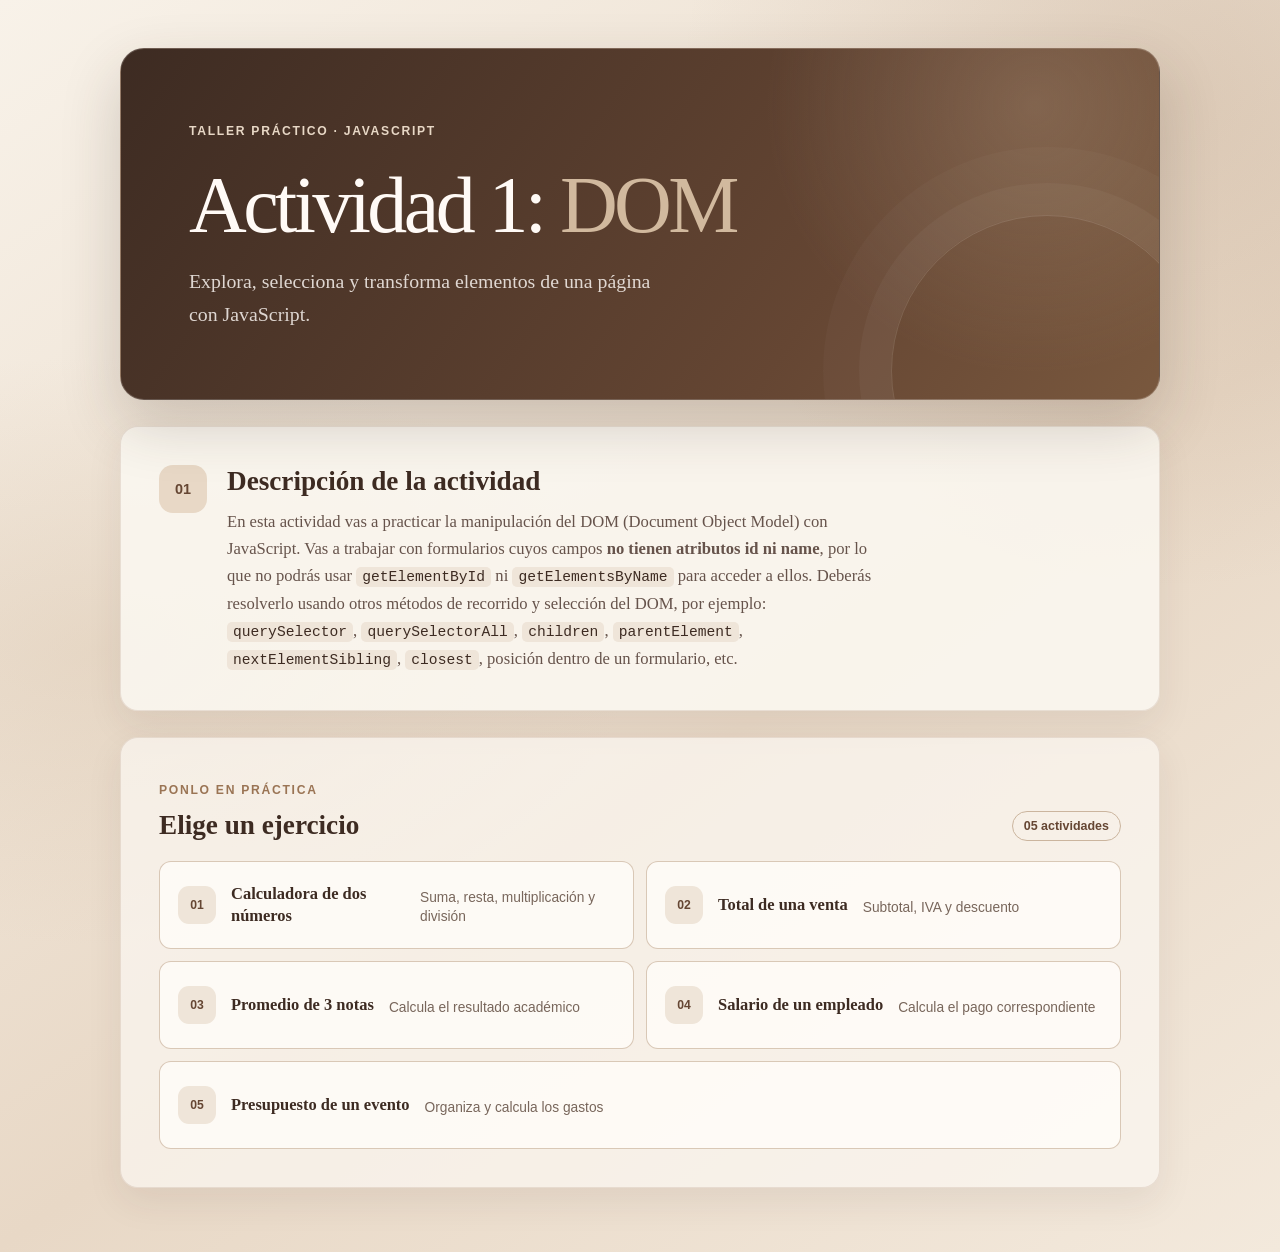
<file: index.html>
<!DOCTYPE html>
<html lang="es">
<head>
  <meta charset="UTF-8">
  <meta name="viewport" content="width=device-width, initial-scale=1.0">
  <title>Actividad 1: DOM</title>
  <link rel="stylesheet" href="css/style.css">

</head>
<body class="inicio">
  <main class="inicio-contenido">
    <header class="inicio-portada">
      <span class="inicio-etiqueta">Taller práctico · JavaScript</span>
      <h1>Actividad 1: <span>DOM</span></h1>
      <p>Explora, selecciona y transforma elementos de una página con JavaScript.</p>
    </header>

    <section class="inicio-descripcion" aria-labelledby="titulo-descripcion">
      <div class="inicio-numero" aria-hidden="true">01</div>
      <div>
        <h2 id="titulo-descripcion">Descripción de la actividad</h2>
        <p>
          En esta actividad vas a practicar la manipulación del DOM (Document Object Model)
          con JavaScript. Vas a trabajar con formularios cuyos campos <strong>no tienen
          atributos id ni name</strong>, por lo que no podrás usar
          <code>getElementById</code> ni <code>getElementsByName</code> para acceder a ellos.
          Deberás resolverlo usando otros métodos de recorrido y selección del DOM, por
          ejemplo: <code>querySelector</code>, <code>querySelectorAll</code>,
          <code>children</code>, <code>parentElement</code>, <code>nextElementSibling</code>,
          <code>closest</code>, posición dentro de un formulario, etc.
        </p>
      </div>
    </section>

  <!--
    Qué debes entregar en cada ejercicio:
    1. Crear tu propio archivo CSS y vincularlo en cada página HTML (puede
       ser el mismo archivo para todas, o uno por página).
    2. Crear tu propio archivo JavaScript y vincularlo al final del body de
       cada página.
    3. En el HTML de cada ejercicio, agregar el atributo onclick a cada
       botón, indicando la función de tu JS que debe ejecutar.
    4. En tu JS, usar el DOM (sin id ni name) para leer los valores de los
       inputs, calcular el resultado y mostrarlo en el input de resultado
       correspondiente.
    5. Revisar que los enlaces de este index.html funcionen correctamente
       hacia cada ejercicio.
  -->

    <section class="inicio-ejercicios" aria-labelledby="titulo-ejercicios">
      <div class="inicio-seccion-cabecera">
        <div>
          <span class="inicio-etiqueta">Ponlo en práctica</span>
          <h2 id="titulo-ejercicios">Elige un ejercicio</h2>
        </div>
        <span class="inicio-cantidad">05 actividades</span>
      </div>
      <ul>
        <li><a href="calculadora.html"><span>Calculadora de dos números</span><small>Suma, resta, multiplicación y división</small></a></li>
        <li><a href="venta.html"><span>Total de una venta</span><small>Subtotal, IVA y descuento</small></a></li>
        <li><a href="promedio.html"><span>Promedio de 3 notas</span><small>Calcula el resultado académico</small></a></li>
        <li><a href="salario.html"><span>Salario de un empleado</span><small>Calcula el pago correspondiente</small></a></li>
        <li><a href="otra.html"><span>Presupuesto de un evento</span><small>Organiza y calcula los gastos</small></a></li>
      </ul>
    </section>
  </main>

  <!--
    REQUISITO: debes crear tu propio archivo JS (por ejemplo "index.js")
    y vincularlo aquí si lo necesitas para esta página.
    Ejemplo: <script src="index.js"></script>
  -->
</body>
</html>
</file>
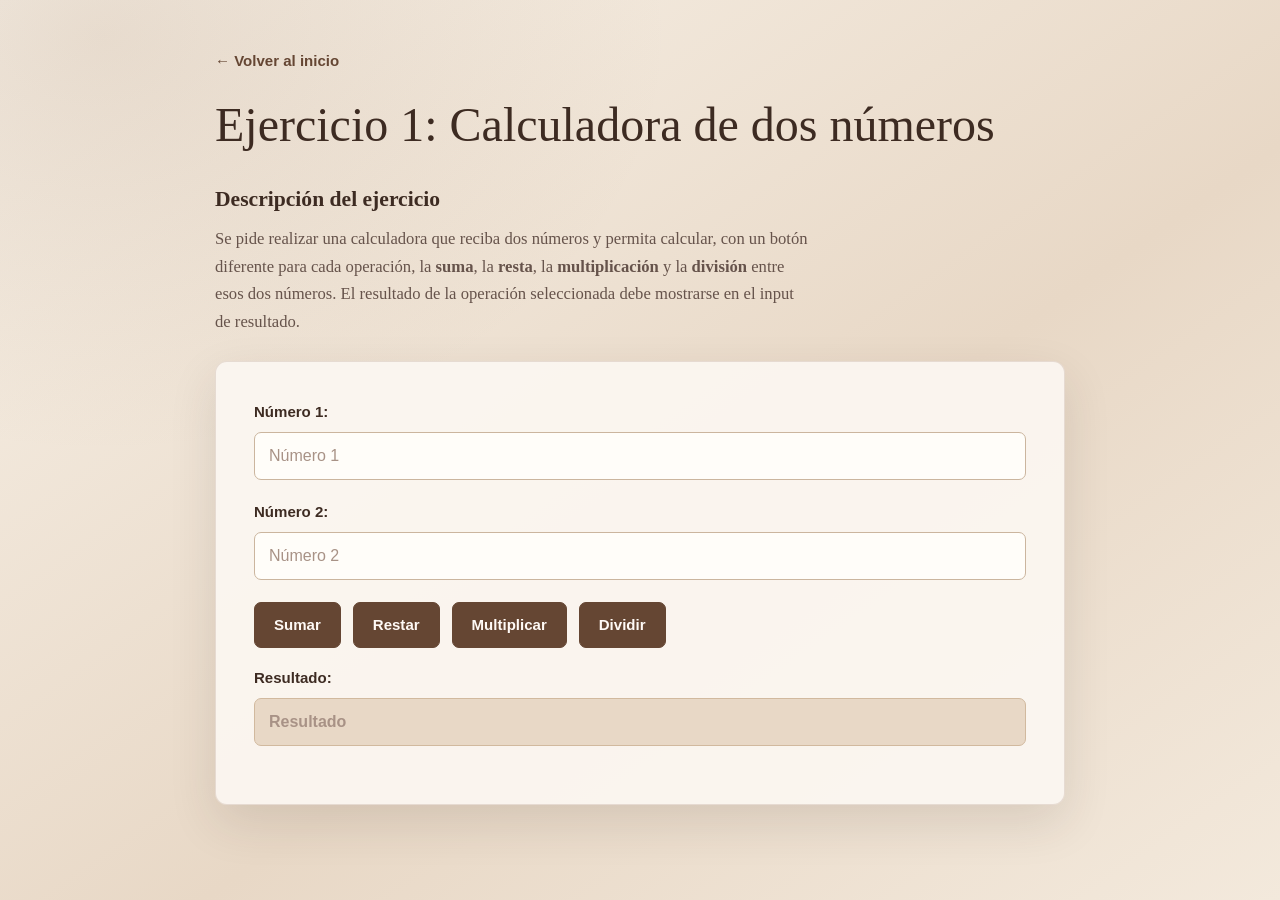
<file: calculadora.html>
<!DOCTYPE html>
<html lang="es">
<head>
  <meta charset="UTF-8">
  <meta name="viewport" content="width=device-width, initial-scale=1.0">
  <title>Ejercicio 1: Calculadora</title>
  <link rel="stylesheet" href="css/style.css">

  <!--
    REQUISITO: vincula aquí tu propio archivo CSS.
    Ejemplo: <link rel="stylesheet" href="estilos.css">
  -->
</head>
<body>

  <a href="index.html">&larr; Volver al inicio</a>

  <h1>Ejercicio 1: Calculadora de dos números</h1>

  <h2>Descripción del ejercicio</h2>
  <p>
    Se pide realizar una calculadora que reciba dos números y permita calcular,
    con un botón diferente para cada operación, la <strong>suma</strong>, la
    <strong>resta</strong>, la <strong>multiplicación</strong> y la
    <strong>división</strong> entre esos dos números. El resultado de la
    operación seleccionada debe mostrarse en el input de resultado.
  </p>

  <!--
    Instrucciones:
    1. Los inputs de este formulario no tienen id ni name: debes acceder a ellos
       desde tu JS usando el DOM (por ejemplo querySelectorAll('input') y la
       posición de cada campo, o recorriendo el formulario).
    2. Agrega el atributo onclick a cada botón, apuntando a una función distinta
       de tu JS (sumar, restar, multiplicar, dividir).
    3. Valida en tu JS qué pasa si se intenta dividir por cero.
    4. Crea y vincula tu propio CSS y tu propio JS.
  -->

  <form>
    <label for="num1">Número 1:</label>
    <input type="number" id="num1" placeholder="Número 1">

    <label for="num2">Número 2:</label>
    <input type="number" id="num2" placeholder="Número 2">

    <button type="button" onclick="sumar()">Sumar</button>
    <button type="button" onclick="restar()">Restar</button>
    <button type="button" onclick="multi()">Multiplicar</button>
    <button type="button" onclick="divi()">Dividir</button>

    <label for="resultado1">Resultado:</label>
    <input type="text" id="resultado1" placeholder="Resultado" readonly>
  </form>

  <!--
    REQUISITO: vincula aquí tu propio archivo JS.
    Ejemplo: <script src="calculadora.js"></script>

  -->

  <script src="js/calculadora.js"></script>
</body>
</html>
</file>
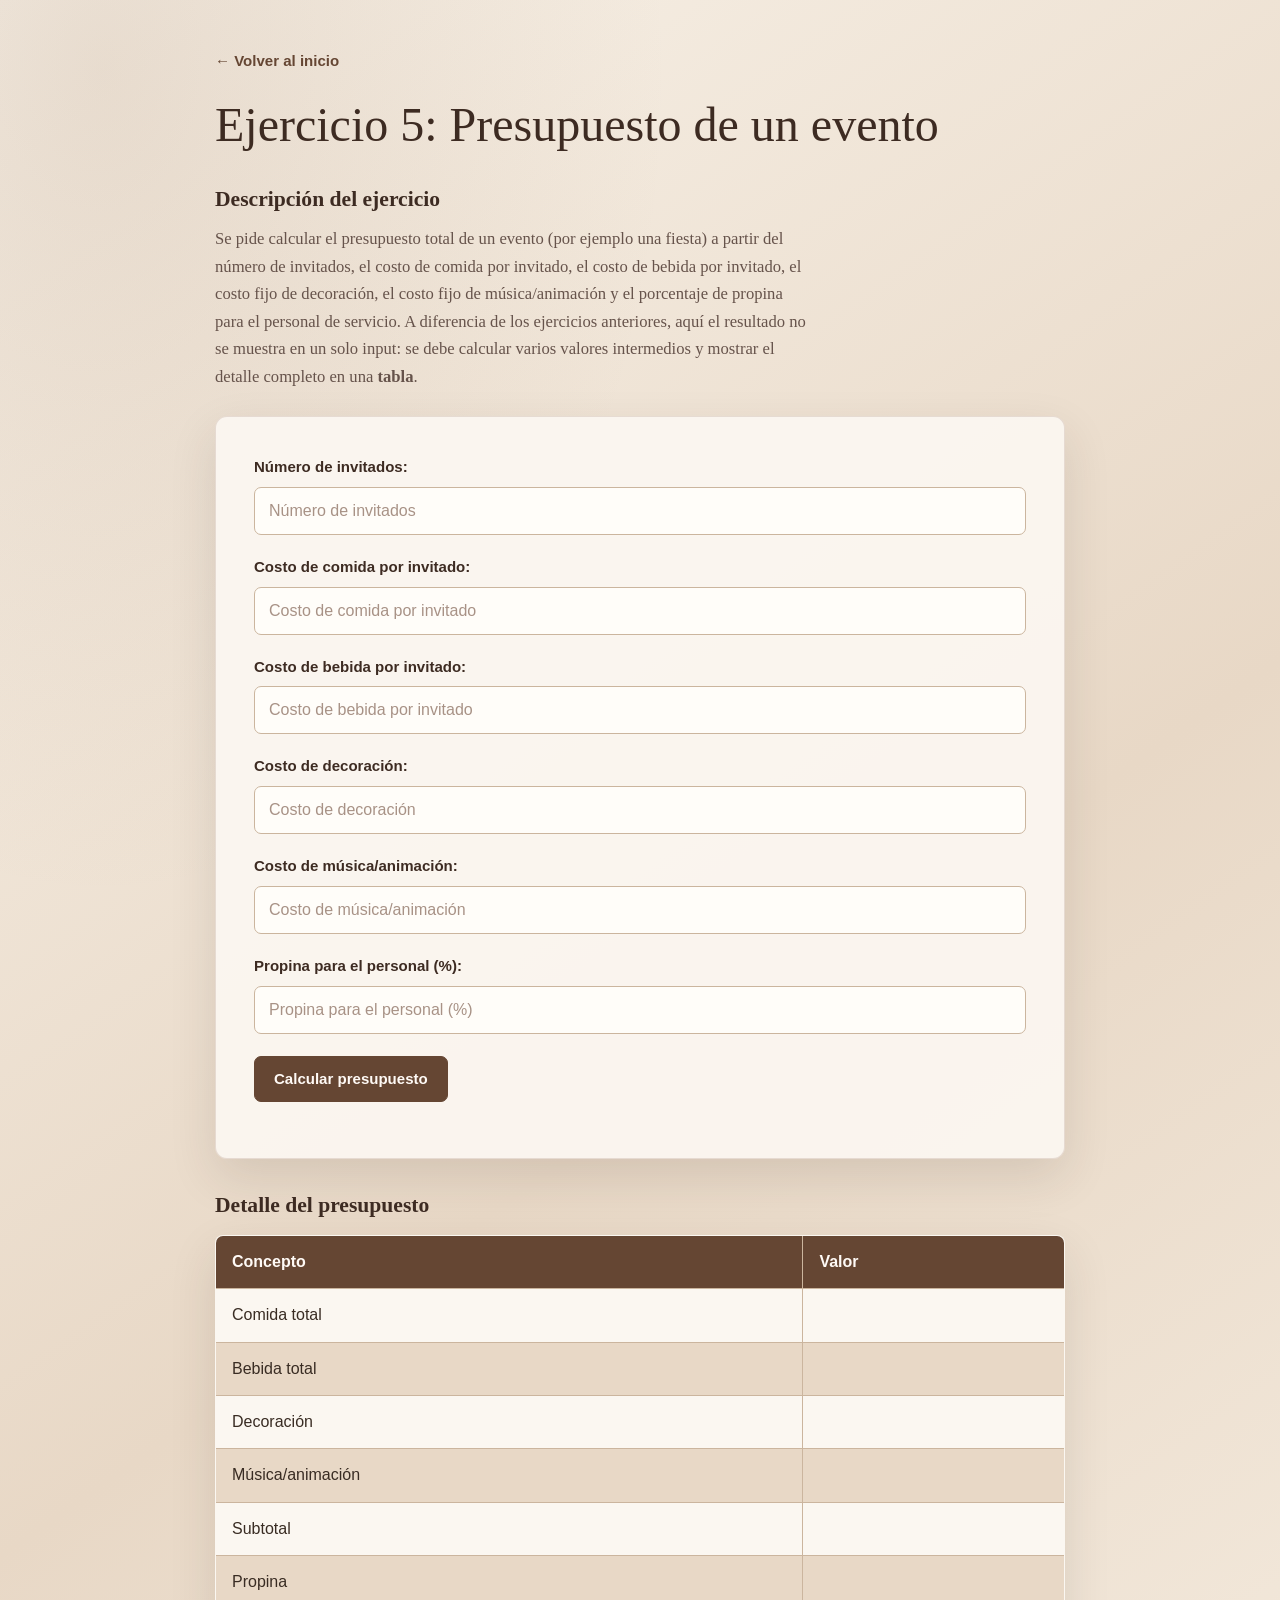
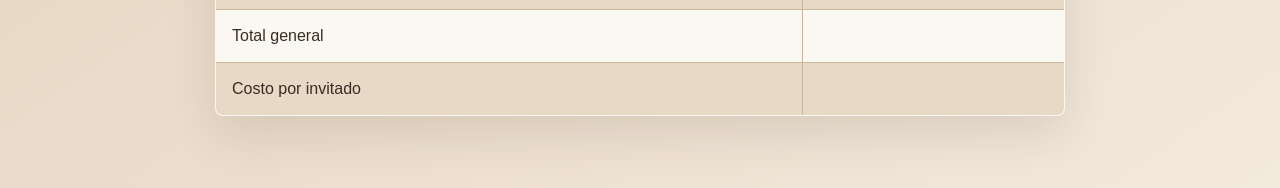
<file: otra.html>
<!DOCTYPE html>
<html lang="es">
<head>
  <meta charset="UTF-8">
  <meta name="viewport" content="width=device-width, initial-scale=1.0">
  <title>Ejercicio 5: Presupuesto de un evento</title>
  <link rel="stylesheet" href="css/style.css">

  <!--
    REQUISITO: vincula aquí tu propio archivo CSS.
    Ejemplo: <link rel="stylesheet" href="estilos.css">
  -->
</head>
<body>

  <a href="index.html">&larr; Volver al inicio</a>

  <h1>Ejercicio 5: Presupuesto de un evento</h1>

  <h2>Descripción del ejercicio</h2>
  <p>
    Se pide calcular el presupuesto total de un evento (por ejemplo una
    fiesta) a partir del número de invitados, el costo de comida por
    invitado, el costo de bebida por invitado, el costo fijo de decoración,
    el costo fijo de música/animación y el porcentaje de propina para el
    personal de servicio. A diferencia de los ejercicios anteriores, aquí
    el resultado no se muestra en un solo input: se debe calcular varios
    valores intermedios y mostrar el detalle completo en una
    <strong>tabla</strong>.
  </p>

  <!--
    Instrucciones:
    1. Los inputs no tienen id ni name: accede a ellos desde tu JS
       recorriendo el DOM del formulario.
    2. Agrega el atributo onclick al botón "Calcular presupuesto",
       apuntando a una función de tu JS.
    3. En tu JS debes calcular, usando variables, al menos:
       - comida total = invitados * costo de comida por invitado
       - bebida total = invitados * costo de bebida por invitado
       - subtotal = comida total + bebida total + decoración + música
       - propina = subtotal * (porcentaje de propina / 100)
       - total general = subtotal + propina
       - costo por invitado = total general / invitados
    4. Las celdas de la columna "Valor" de la tabla tampoco tienen id ni
       name: accede a ellas recorriendo las filas de la tabla
       (querySelectorAll('tbody tr'), children, etc.) y escribe ahí cada
       resultado.
    5. Valida qué pasa si el número de invitados es 0 o está vacío.
    6. Todos los valores de la tabla son dinero: antes de escribirlos en la
       celda, fórmatealos con toLocaleString() (por ejemplo:
       totalGeneral.toLocaleString('es-CO')).
    7. Crea y vincula tu propio CSS y tu propio JS.
  -->

  <form>
    <label for="numero-inv">Número de invitados:</label>
    <input type="number" placeholder="Número de invitados" id="numero-inv">

    <label for="cost-comida">Costo de comida por invitado:</label>
    <input type="number" placeholder="Costo de comida por invitado" id="cost-comida">

    <label for="cost-bebida">Costo de bebida por invitado:</label>
    <input type="number" placeholder="Costo de bebida por invitado" id="cost-bebida">

    <label for="cost-decor">Costo de decoración:</label>
    <input type="number" placeholder="Costo de decoración" id="cost-decor">

    <label for="cost-musica">Costo de música/animación:</label>
    <input type="number" placeholder="Costo de música/animación" id="cost-musica">

    <label for="propina-porc">Propina para el personal (%):</label>
    <input type="number" placeholder="Propina para el personal (%)" id="propina-porc">

    <button type="button" onclick="calcularPresupuesto()">Calcular presupuesto</button>
  </form>

  <h2>Detalle del presupuesto</h2>
  <table border="1">
    <thead>
      <tr>
        <th>Concepto</th>
        <th>Valor</th>
      </tr>
    </thead>
    <tbody>
      <tr>
        <td>Comida total</td>
        <td id="comida-total-s"></td>
      </tr>
      <tr>
        <td>Bebida total</td>
        <td id="bebida-total-s"></td>
      </tr>
      <tr>
        <td>Decoración</td>
        <td id="decoracion"></td>
      </tr>
      <tr>
        <td>Música/animación</td>
        <td id="musica"></td>
      </tr>
      <tr>
        <td>Subtotal</td>
        <td id="subtotal"></td>
      </tr>
      <tr>
        <td>Propina</td>
        <td id="propina"></td>
      </tr>
      <tr>
        <td>Total general</td>
        <td id="total-general"></td>
      </tr>
      <tr>
        <td>Costo por invitado</td>
        <td id="costo-inv"></td>
      </tr>
    </tbody>
  </table>

  <!--
    REQUISITO: vincula aquí tu propio archivo JS.
    Ejemplo: <script src="otra.js"></script>
  -->


  <script src="js/otra.js"></script>
</body>
</html>
</file>
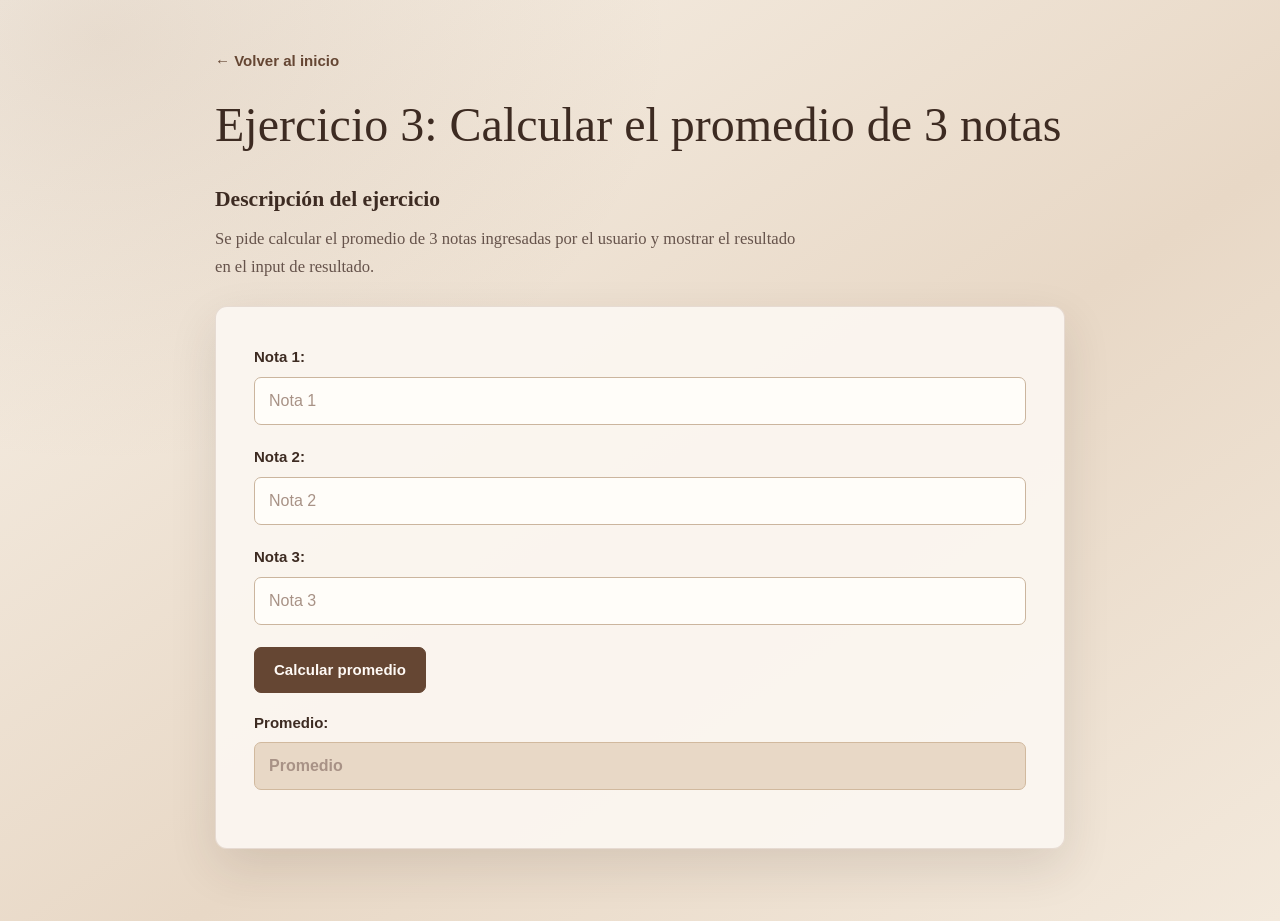
<file: promedio.html>
<!DOCTYPE html>
<html lang="es">
<head>
  <meta charset="UTF-8">
  <meta name="viewport" content="width=device-width, initial-scale=1.0">
  <title>Ejercicio 3: Promedio de notas</title>
  <link rel="stylesheet" href="css/style.css">
  <!--
    REQUISITO: vincula aquí tu propio archivo CSS.
    Ejemplo: <link rel="stylesheet" href="estilos.css">
  -->
</head>
<body>

  <a href="index.html">&larr; Volver al inicio</a>

  <h1>Ejercicio 3: Calcular el promedio de 3 notas</h1>

  <h2>Descripción del ejercicio</h2>
  <p>
    Se pide calcular el promedio de 3 notas ingresadas por el usuario y
    mostrar el resultado en el input de resultado.
  </p>

  <!--
    Instrucciones:
    1. Los inputs no tienen id ni name: accede a ellos desde tu JS recorriendo
       el DOM del formulario.
    2. Agrega el atributo onclick al botón "Calcular promedio", apuntando a
       una función de tu JS.
    3. Opcional: valida que las notas estén en un rango válido (por ejemplo
       entre 0 y 5, o entre 0 y 10, según el sistema que uses).
    4. El promedio es un campo de promedio: antes de mostrarlo, fórmatealo
       con toFixed(2) para que quede con dos decimales.
    5. Crea y vincula tu propio CSS y tu propio JS.
  -->

  <form>
    <label for="nota1">Nota 1:</label>
    <input id="nota1" type="number" step="0.1" placeholder="Nota 1">

    <label for="nota2">Nota 2:</label>
    <input id="nota2" type="number" step="0.1" placeholder="Nota 2">

    <label for="nota3">Nota 3:</label>
    <input id="nota3" type="number" step="0.1" placeholder="Nota 3">

    <button onclick="calcular()" type="button">Calcular promedio</button>

    <label for="promedio">Promedio:</label>
    <input id="promedio" type="text" placeholder="Promedio" readonly>
  </form>

  <!--
    REQUISITO: vincula aquí tu propio archivo JS.
    Ejemplo: <script src="promedio.js"></script>
  -->
  <script src="js/promedio.js"></script>

</body>
</html>
</file>
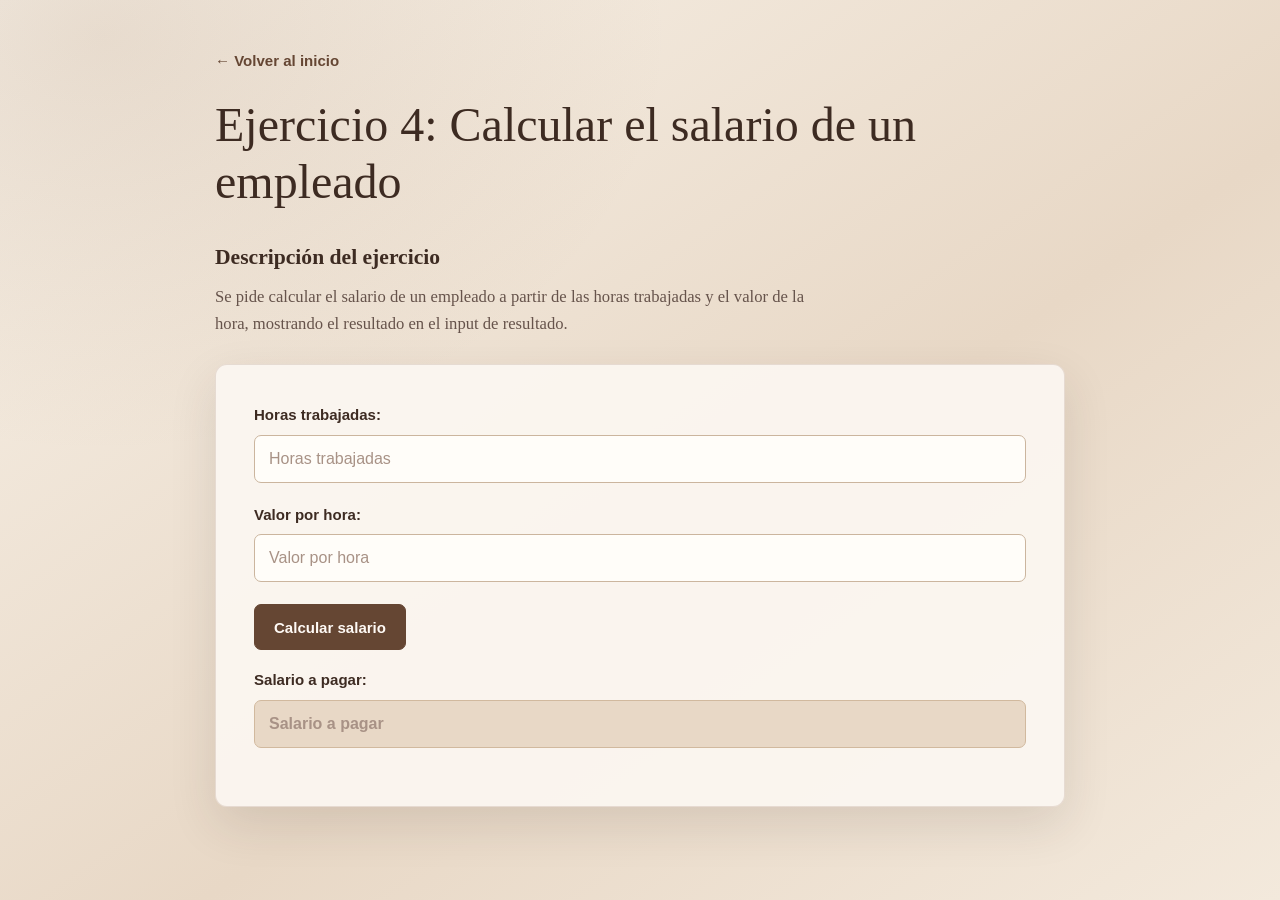
<file: salario.html>
<!DOCTYPE html>
<html lang="es">
<head>
  <meta charset="UTF-8">
  <meta name="viewport" content="width=device-width, initial-scale=1.0">
  <title>Ejercicio 4: Salario de empleado</title>
  <link rel="stylesheet" href="css/style.css">

  <!--
    REQUISITO: vincula aquí tu propio archivo CSS.
    Ejemplo: <link rel="stylesheet" href="estilos.css">
  -->
</head>
<body>

  <a href="index.html">&larr; Volver al inicio</a>

  <h1>Ejercicio 4: Calcular el salario de un empleado</h1>

  <h2>Descripción del ejercicio</h2>
  <p>
    Se pide calcular el salario de un empleado a partir de las horas
    trabajadas y el valor de la hora, mostrando el resultado en el input
    de resultado.
  </p>

  <!--
    Instrucciones:
    1. Los inputs no tienen id ni name: accede a ellos desde tu JS recorriendo
       el DOM del formulario.
    2. Agrega el atributo onclick al botón "Calcular salario", apuntando a
       una función de tu JS.
    3. Opcional: agrega una regla propia, por ejemplo recargo por horas extra
       si se trabajan más de 8 horas al día.
    4. El salario a pagar es un valor en dinero: antes de mostrarlo,
       fórmatealo con toLocaleString() (por ejemplo:
       salario.toLocaleString('es-CO')).
    5. Crea y vincula tu propio CSS y tu propio JS.
  -->

  <form>
    <label for="horas">Horas trabajadas:</label>
    <input type="number" placeholder="Horas trabajadas" id="horas">

    <label for="valor">Valor por hora:</label>
    <input type="number" placeholder="Valor por hora" id="valor">

    <button type="button" onclick="calcular()">Calcular salario</button>

    <label for="resultado">Salario a pagar:</label>
    <input type="text" placeholder="Salario a pagar" readonly id="resultado">
  </form>

  <!--
    REQUISITO: vincula aquí tu propio archivo JS.
    Ejemplo: <script src="salario.js"></script>
  -->

  <script src="js/salario.js"></script>
  
</body>
</html>
</file>
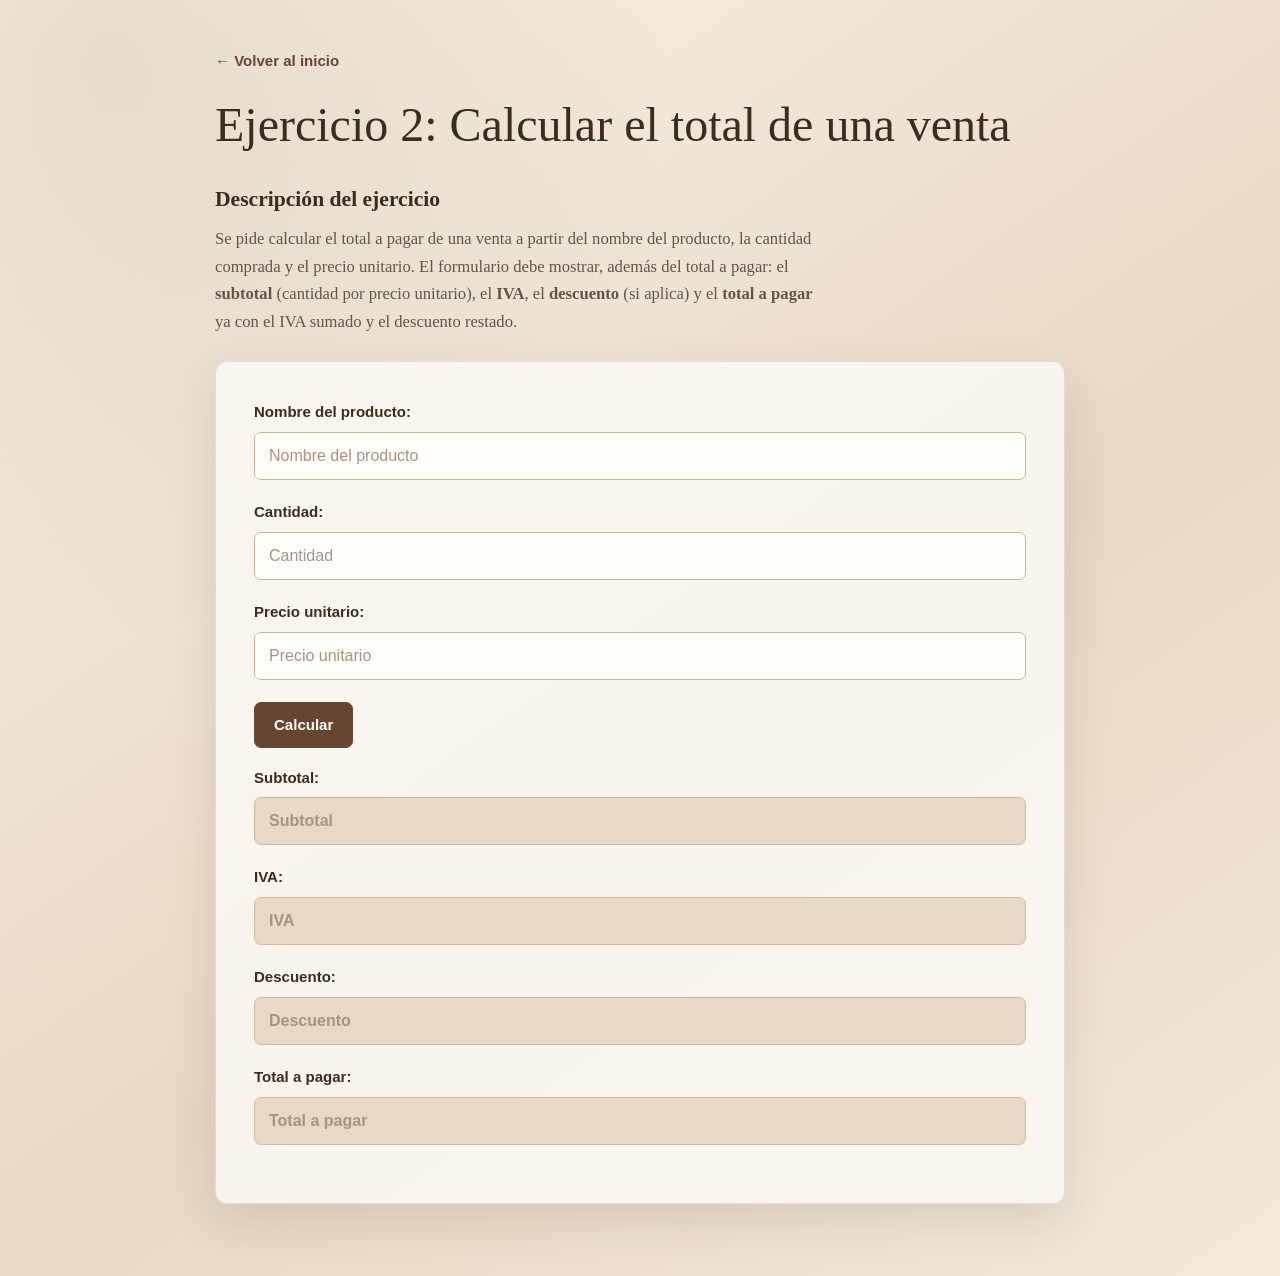
<file: venta.html>
<!DOCTYPE html>
<html lang="es">
<head>
  <meta charset="UTF-8">
  <meta name="viewport" content="width=device-width, initial-scale=1.0">
  <title>Ejercicio 2: Total de venta</title>
  <link rel="stylesheet" href="css/style.css">
  <!--
    REQUISITO: vincula aquí tu propio archivo CSS.
    Ejemplo: <link rel="stylesheet" href="estilos.css">
  -->
</head>
<body>

  <a href="index.html">&larr; Volver al inicio</a>

  <h1>Ejercicio 2: Calcular el total de una venta</h1>

  <h2>Descripción del ejercicio</h2>
  <p>
    Se pide calcular el total a pagar de una venta a partir del nombre del
    producto, la cantidad comprada y el precio unitario. El formulario debe
    mostrar, además del total a pagar: el <strong>subtotal</strong> (cantidad
    por precio unitario), el <strong>IVA</strong>, el <strong>descuento</strong>
    (si aplica) y el <strong>total a pagar</strong> ya con el IVA sumado y el
    descuento restado.
  </p>

  <!--
    Instrucciones:
    1. Define tú mismo el porcentaje de IVA a aplicar (por ejemplo 19%).
    2. Define tú mismo una regla de descuento (por ejemplo: si la cantidad es
       mayor a 10 unidades, aplica un 5% de descuento sobre el subtotal).
    3. Los inputs no tienen id ni name: accede a ellos desde tu JS recorriendo
       el DOM del formulario.
    4. Agrega el atributo onclick al botón "Calcular", apuntando a una función
       de tu JS.
    5. El Subtotal, el IVA, el Descuento y el Total a pagar son valores en
       dinero: antes de mostrarlos, fórmatealos con toLocaleString() (por
       ejemplo: subtotal.toLocaleString('es-CO')).
    6. Crea y vincula tu propio CSS y tu propio JS.
  -->

  <form>
    <label for="producto">Nombre del producto:</label>
    <input type="text" id="producto" placeholder="Nombre del producto">

    <label for="cantidad">Cantidad:</label>
    <input type="number" id="cantidad" placeholder="Cantidad">

    <label for="precio">Precio unitario:</label>
    <input type="number" id="precio" placeholder="Precio unitario">

    <button type="button" onclick="calcular()">Calcular</button>

    <label for="subtotal">Subtotal:</label>
    <input type="text" id="subtotal" placeholder="Subtotal" readonly>

    <label for="iva">IVA:</label>
    <input type="text" id="iva" placeholder="IVA" readonly>

    <label for="descuento">Descuento:</label>
    <input type="text" id="descuento" placeholder="Descuento" readonly>

    <label for="total">Total a pagar:</label>
    <input type="text" id="total" placeholder="Total a pagar" readonly>
  </form>

  <!--
    REQUISITO: vincula aquí tu propio archivo JS.
    Ejemplo: <script src="venta.js"></script>
  -->

  <script src="js/venta.js"></script>
</body>
</html>
</file>
<file: css/style.css>
:root {
	color-scheme: light;
	--cafe-profundo: #3d2b22;
	--cafe: #654633;
	--moka: #9a7454;
	--nude: #e8d8c6;
	--cafe-claro: #d1b99e;
	--papel: #fbf7f1;
	--texto: #392c23;
	--borde: #cbb59e;
	--sombra: 0 18px 48px rgba(61, 43, 34, 0.12);
}

* {
	box-sizing: border-box;
}

body {
	width: min(100% - 40px, 850px);
	min-height: 100vh;
	margin: 0 auto;
	padding: 48px 0 72px;
	color: var(--texto);
	background:
		radial-gradient(ellipse at 8% 4%, rgba(154, 116, 84, 0.16), transparent 34%),
		linear-gradient(145deg, #f8f2e9, #e8d8c6 58%, #f3e9dc);
	font-family: Georgia, "Times New Roman", serif;
	line-height: 1.65;
}

body > a {
	display: inline-block;
	margin-bottom: 22px;
	color: var(--cafe);
	font-family: Arial, sans-serif;
	font-size: 0.94rem;
	font-weight: 700;
	text-decoration: none;
	transition: color 160ms ease, transform 160ms ease;
}

body > a:hover {
	color: var(--cafe-profundo);
	transform: translateX(-3px);
}

h1,
h2 {
	color: var(--cafe-profundo);
	line-height: 1.2;
}

h1 {
	margin: 0 0 30px;
	font-size: clamp(2rem, 5vw, 3rem);
	font-weight: 500;
}

h2 {
	margin: 34px 0 12px;
	font-size: 1.35rem;
	font-weight: 600;
}

p {
	max-width: 72ch;
	margin: 0 0 26px;
	color: #66534b;
	font-size: 1.04rem;
}

form {
	padding: clamp(22px, 5vw, 38px);
	border: 1px solid rgba(164, 128, 111, 0.22);
	border-radius: 12px;
	background: rgba(251, 247, 241, 0.92);
	box-shadow: var(--sombra);
}

label {
	display: block;
	margin: 0 0 7px;
	color: var(--cafe-profundo);
	font-family: Arial, sans-serif;
	font-size: 0.94rem;
	font-weight: 700;
}

input {
	display: block;
	width: 100%;
	min-height: 48px;
	margin: 0 0 20px;
	padding: 11px 14px;
	border: 1px solid var(--borde);
	border-radius: 7px;
	outline: none;
	background: #fffdf9;
	color: var(--texto);
	font: 1rem Arial, sans-serif;
	transition: border-color 160ms ease, box-shadow 160ms ease;
}

input::placeholder {
	color: #a89286;
}

input:focus {
	border-color: var(--moka);
	box-shadow: 0 0 0 3px rgba(154, 116, 84, 0.2);
}

input[readonly] {
	border-color: var(--cafe-claro);
	background: var(--nude);
	color: var(--cafe-profundo);
	font-weight: 700;
}

button {
	min-height: 46px;
	margin: 2px 8px 18px 0;
	padding: 11px 19px;
	border: 1px solid var(--cafe);
	border-radius: 7px;
	background: var(--cafe);
	color: #fffaf6;
	cursor: pointer;
	font: 700 0.94rem Arial, sans-serif;
	transition: background-color 160ms ease, border-color 160ms ease, transform 160ms ease;
}

button:hover {
	border-color: var(--cafe-profundo);
	background: var(--cafe-profundo);
	transform: translateY(-2px);
}

button:focus-visible,
a:focus-visible {
	outline: 3px solid var(--moka);
	outline-offset: 3px;
}

table {
	width: 100%;
	margin-top: 16px;
	overflow: hidden;
	border: 1px solid var(--borde);
	border-collapse: collapse;
	border-radius: 8px;
	background: var(--papel);
	box-shadow: var(--sombra);
	font-family: Arial, sans-serif;
}

th,
td {
	padding: 13px 16px;
	border: 1px solid var(--borde);
	text-align: left;
}

th {
	background: var(--cafe);
	color: #fffaf6;
}

tbody tr:nth-child(even) {
	background: var(--nude);
}

body > ul {
	margin: 0;
	padding: 22px 28px;
	border-left: 4px solid var(--moka);
	border-radius: 8px;
	background: rgba(251, 247, 241, 0.88);
}

li {
	padding: 5px 0;
}

li a {
	color: var(--cafe);
	text-decoration-color: var(--moka);
	text-underline-offset: 4px;
}

li a:hover {
	color: var(--cafe-profundo);
}

@media (max-width: 560px) {
	body {
		width: min(100% - 28px, 850px);
		padding-top: 30px;
	}

	h1 {
		margin-bottom: 24px;
	}

	form {
		padding: 22px 18px;
	}

	button {
		margin-right: 5px;
		padding-inline: 14px;
	}

	th,
	td {
		padding: 10px;
	}
}

body.inicio {
	width: min(100% - 48px, 1040px);
	padding: 48px 0 64px;
	background:
		radial-gradient(ellipse at 92% 8%, rgba(154, 116, 84, 0.2), transparent 30%),
		radial-gradient(ellipse at 8% 52%, rgba(209, 185, 158, 0.3), transparent 32%),
		linear-gradient(145deg, #f8f2e9, #e8d8c6 58%, #f3e9dc);
}

.inicio-contenido {
	display: grid;
	gap: 26px;
}

.inicio-portada {
	position: relative;
	overflow: hidden;
	padding: clamp(32px, 7vw, 68px);
	border: 1px solid rgba(255, 250, 246, 0.2);
	border-radius: 24px;
	background:
		radial-gradient(circle at 88% 16%, rgba(209, 185, 158, 0.24), transparent 28%),
		linear-gradient(125deg, #3d2b22, #654633 68%, #79583e);
	box-shadow: 0 24px 60px rgba(61, 43, 34, 0.2);
	color: #fffaf6;
}

.inicio-portada::after {
	position: absolute;
	right: -44px;
	bottom: -128px;
	width: 310px;
	height: 310px;
	border: 1px solid rgba(255, 250, 246, 0.13);
	border-radius: 50%;
	box-shadow: 0 0 0 32px rgba(255, 250, 246, 0.035), 0 0 0 68px rgba(255, 250, 246, 0.025);
	content: "";
	pointer-events: none;
}

.inicio-etiqueta {
	display: inline-block;
	color: var(--moka);
	font: 700 0.76rem/1.4 Arial, sans-serif;
	letter-spacing: 0.14em;
	text-transform: uppercase;
}

.inicio-portada .inicio-etiqueta {
	color: #e8d8c6;
}

.inicio-portada h1 {
	position: relative;
	z-index: 1;
	margin: 14px 0 12px;
	color: #fffaf6;
	font-size: clamp(2.7rem, 8vw, 5rem);
	letter-spacing: -0.045em;
}

.inicio-portada h1 span {
	color: #d1b99e;
}

.inicio-portada p {
	position: relative;
	z-index: 1;
	max-width: 48ch;
	margin: 0;
	color: rgba(255, 250, 246, 0.82);
	font-size: clamp(1.05rem, 2.4vw, 1.24rem);
}

.inicio-descripcion {
	display: grid;
	grid-template-columns: auto 1fr;
	gap: 20px;
	align-items: start;
	padding: clamp(24px, 4vw, 38px);
	border: 1px solid rgba(164, 128, 111, 0.2);
	border-radius: 18px;
	background: rgba(251, 247, 241, 0.88);
	box-shadow: 0 14px 36px rgba(61, 43, 34, 0.08);
}

.inicio-numero {
	display: grid;
	width: 48px;
	height: 48px;
	place-items: center;
	border-radius: 14px;
	background: var(--nude);
	color: var(--cafe);
	font: 700 0.9rem Arial, sans-serif;
}

.inicio-descripcion h2,
.inicio-seccion-cabecera h2 {
	margin: 0 0 10px;
	font-size: clamp(1.35rem, 3vw, 1.7rem);
}

.inicio-descripcion p {
	max-width: 78ch;
	margin: 0;
}

.inicio code {
	padding: 2px 6px;
	border-radius: 5px;
	background: #efe5d9;
	color: var(--cafe-profundo);
	font-size: 0.88em;
}

.inicio-ejercicios {
	padding: clamp(24px, 4vw, 38px);
	border: 1px solid rgba(164, 128, 111, 0.2);
	border-radius: 18px;
	background: rgba(251, 247, 241, 0.72);
	box-shadow: 0 14px 36px rgba(61, 43, 34, 0.08);
}

.inicio-seccion-cabecera {
	display: flex;
	justify-content: space-between;
	align-items: end;
	gap: 16px;
	margin-bottom: 20px;
}

.inicio-seccion-cabecera h2 {
	margin: 6px 0 0;
}

.inicio-cantidad {
	padding: 7px 11px;
	border: 1px solid var(--borde);
	border-radius: 999px;
	color: var(--cafe);
	font: 700 0.78rem Arial, sans-serif;
	white-space: nowrap;
}

.inicio-ejercicios ul {
	display: grid;
	grid-template-columns: repeat(2, minmax(0, 1fr));
	gap: 12px;
	margin: 0;
	padding: 0;
	counter-reset: ejercicio;
	list-style: none;
}

.inicio-ejercicios li {
	min-width: 0;
	padding: 0;
	counter-increment: ejercicio;
}

.inicio-ejercicios li:last-child {
	grid-column: 1 / -1;
}

.inicio-ejercicios a {
	display: flex;
	min-height: 88px;
	align-items: center;
	gap: 15px;
	padding: 16px 18px;
	border: 1px solid rgba(203, 181, 158, 0.72);
	border-radius: 12px;
	background: rgba(255, 253, 249, 0.8);
	color: var(--cafe-profundo);
	text-decoration: none;
	transition: border-color 180ms ease, background-color 180ms ease, box-shadow 180ms ease, transform 180ms ease;
}

.inicio-ejercicios a::before {
	display: grid;
	width: 38px;
	height: 38px;
	flex: 0 0 38px;
	place-items: center;
	border-radius: 11px;
	background: #efe5d9;
	color: var(--cafe);
	content: "0" counter(ejercicio);
	font: 700 0.76rem Arial, sans-serif;
	transition: background-color 180ms ease, color 180ms ease;
}

.inicio-ejercicios a span {
	display: block;
	font-size: 1.03rem;
	font-weight: 700;
	line-height: 1.35;
}

.inicio-ejercicios a small {
	display: block;
	margin-top: 4px;
	color: #78665b;
	font: 0.86rem/1.4 Arial, sans-serif;
}

.inicio-ejercicios a:hover {
	transform: translateY(-3px);
	border-color: var(--moka);
	background: #fffdf9;
	box-shadow: 0 12px 24px rgba(61, 43, 34, 0.1);
}

.inicio-ejercicios a:hover::before {
	background: var(--cafe);
	color: #fffaf6;
}

.inicio-ejercicios a:focus-visible {
	outline-offset: 4px;
}

@media (max-width: 560px) {
	body.inicio {
		width: min(100% - 28px, 1040px);
		padding-top: 24px;
	}

	.inicio-contenido {
		gap: 16px;
	}

	.inicio-portada {
		border-radius: 18px;
	}

	.inicio-descripcion {
		grid-template-columns: 1fr;
		gap: 14px;
	}

	.inicio-ejercicios ul {
		grid-template-columns: 1fr;
	}

	.inicio-ejercicios li:last-child {
		grid-column: auto;
	}

	.inicio-seccion-cabecera {
		align-items: start;
	}
}
</file>
